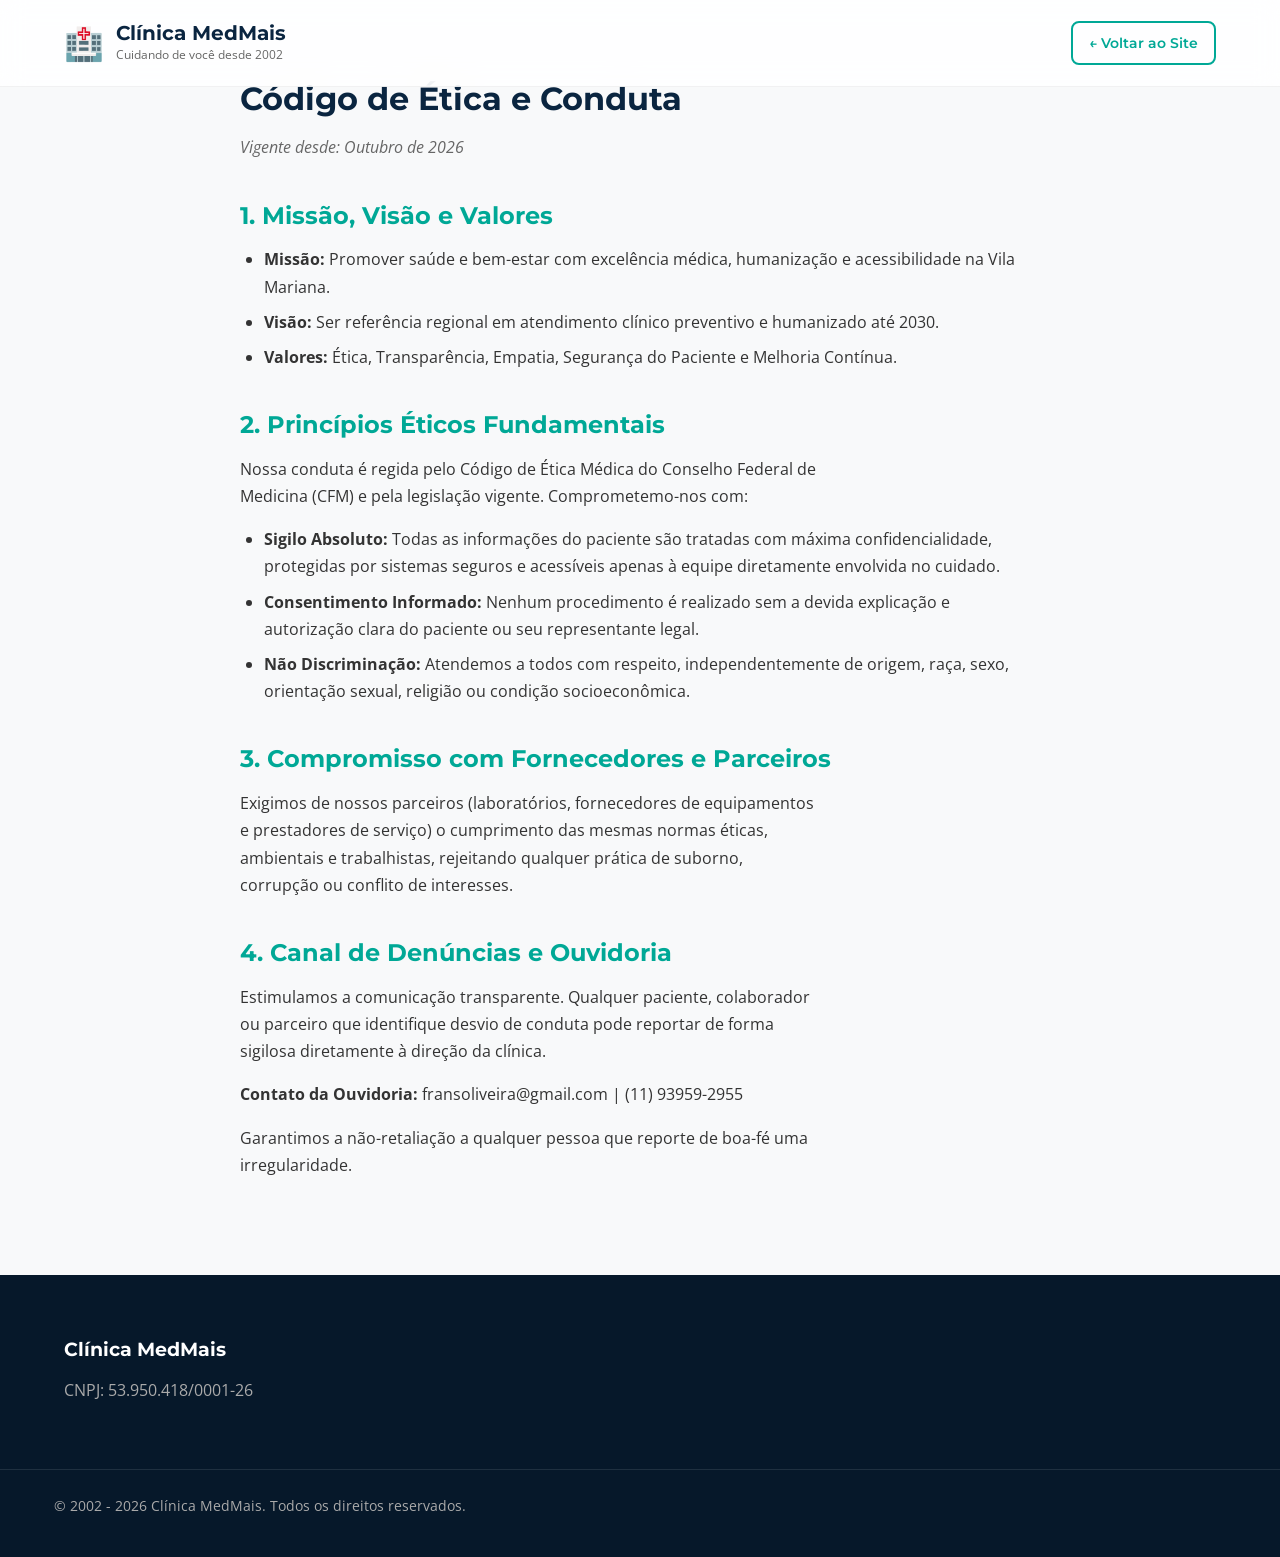
<file: codigo-etica.html>
<!DOCTYPE html>
<html lang="pt-BR">
<head>
    <meta charset="UTF-8">
    <meta name="viewport" content="width=device-width, initial-scale=1.0">
    <meta name="robots" content="noindex, follow">
    <title>Código de Ética | Clínica MedMais</title>
    <meta name="description" content="Código de Ética e Conduta da Clínica MedMais. Nossos compromissos com pacientes, fornecedores e a sociedade.">
    <link rel="preconnect" href="https://fonts.googleapis.com">
    <link rel="preconnect" href="https://fonts.gstatic.com" crossorigin>
    <link href="https://fonts.googleapis.com/css2?family=Montserrat:wght@600;700;800&family=Open+Sans:wght@400;600&display=swap" rel="stylesheet">
    <link rel="stylesheet" href="style.css">
</head>
<body>
    <header id="main-header">
        <div class="container header-content">
            <a href="index.html" class="logo" aria-label="Clínica MedMais - Página Inicial">
                <span class="logo-icon" aria-hidden="true">🏥</span>
                <div>
                    <h1>Clínica MedMais</h1>
                    <small>Cuidando de você desde 2002</small>
                </div>
            </a>
            <a href="index.html" class="btn btn-outline btn-sm">← Voltar ao Site</a>
        </div>
    </header>

    <main class="section">
        <div class="container legal-content reveal">
            <h1>Código de Ética e Conduta</h1>
            <p class="last-updated">Vigente desde: Outubro de 2026</p>

            <h2>1. Missão, Visão e Valores</h2>
            <ul>
                <li><strong>Missão:</strong> Promover saúde e bem-estar com excelência médica, humanização e acessibilidade na Vila Mariana.</li>
                <li><strong>Visão:</strong> Ser referência regional em atendimento clínico preventivo e humanizado até 2030.</li>
                <li><strong>Valores:</strong> Ética, Transparência, Empatia, Segurança do Paciente e Melhoria Contínua.</li>
            </ul>

            <h2>2. Princípios Éticos Fundamentais</h2>
            <p>Nossa conduta é regida pelo Código de Ética Médica do Conselho Federal de Medicina (CFM) e pela legislação vigente. Comprometemo-nos com:</p>
            <ul>
                <li><strong>Sigilo Absoluto:</strong> Todas as informações do paciente são tratadas com máxima confidencialidade, protegidas por sistemas seguros e acessíveis apenas à equipe diretamente envolvida no cuidado.</li>
                <li><strong>Consentimento Informado:</strong> Nenhum procedimento é realizado sem a devida explicação e autorização clara do paciente ou seu representante legal.</li>
                <li><strong>Não Discriminação:</strong> Atendemos a todos com respeito, independentemente de origem, raça, sexo, orientação sexual, religião ou condição socioeconômica.</li>
            </ul>

            <h2>3. Compromisso com Fornecedores e Parceiros</h2>
            <p>Exigimos de nossos parceiros (laboratórios, fornecedores de equipamentos e prestadores de serviço) o cumprimento das mesmas normas éticas, ambientais e trabalhistas, rejeitando qualquer prática de suborno, corrupção ou conflito de interesses.</p>

            <h2>4. Canal de Denúncias e Ouvidoria</h2>
            <p>Estimulamos a comunicação transparente. Qualquer paciente, colaborador ou parceiro que identifique desvio de conduta pode reportar de forma sigilosa diretamente à direção da clínica.</p>
            <p><strong>Contato da Ouvidoria:</strong> fransoliveira@gmail.com | (11) 93959-2955</p>
            <p>Garantimos a não-retaliação a qualquer pessoa que reporte de boa-fé uma irregularidade.</p>
        </div>
    </main>

    <footer>
        <div class="container footer-content">
            <div class="footer-col">
                <h3>Clínica MedMais</h3>
                <p>CNPJ: 53.950.418/0001-26</p>
            </div>
        </div>
        <div class="footer-bottom">
            <p>&copy; 2002 - 2026 Clínica MedMais. Todos os direitos reservados.</p>
        </div>
    </footer>
    <script src="script.js"></script>
</body>
</html>
</file>
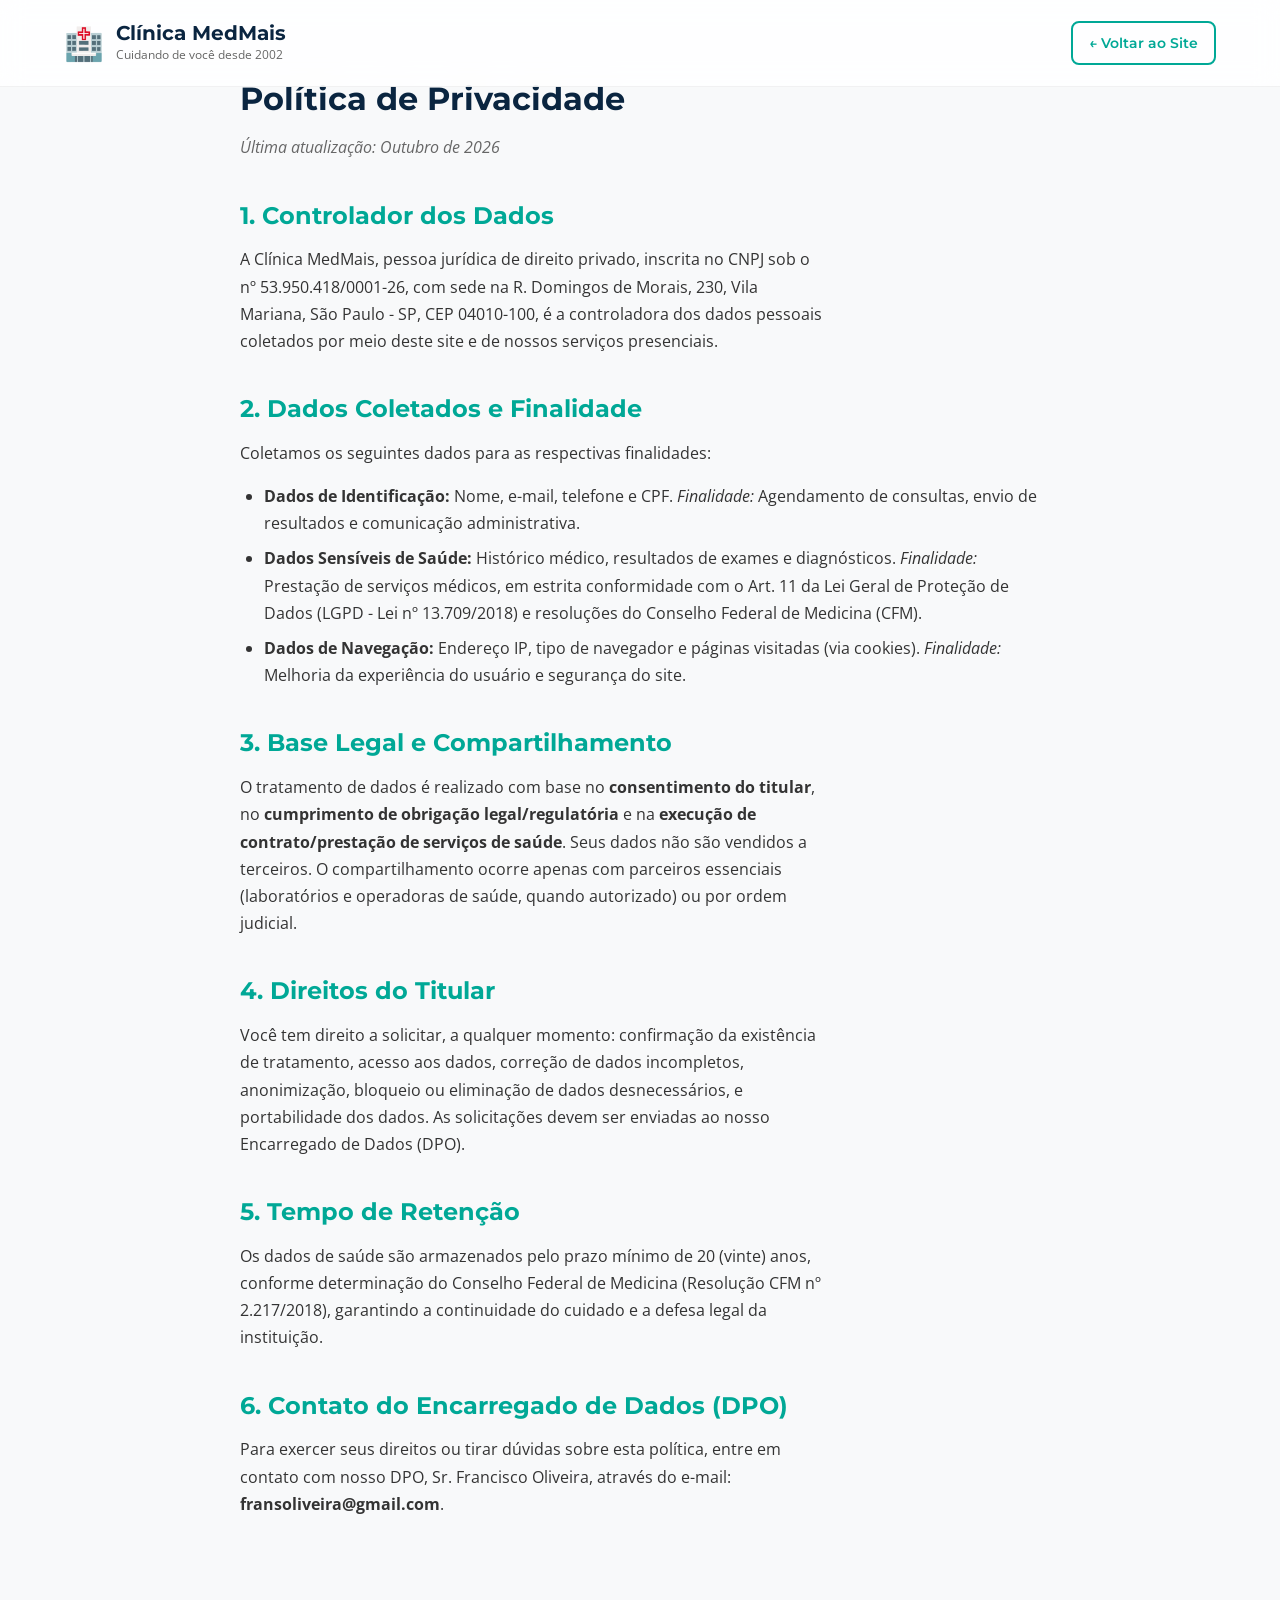
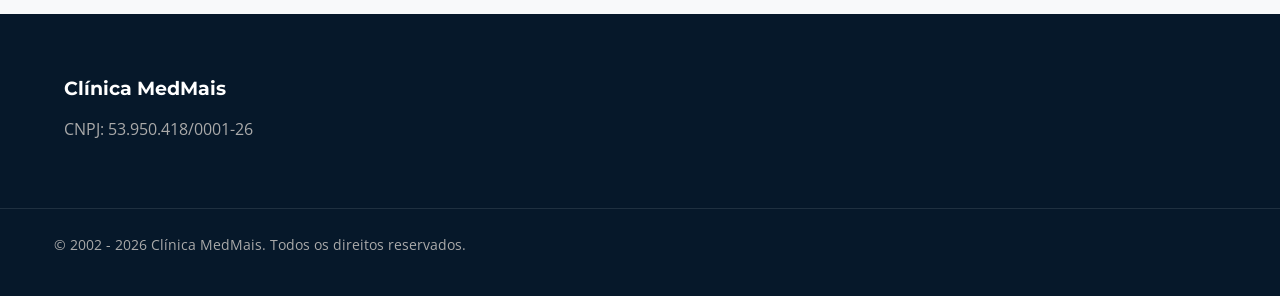
<file: politica-privacidade.html>
<!DOCTYPE html>
<html lang="pt-BR">
<head>
    <meta charset="UTF-8">
    <meta name="viewport" content="width=device-width, initial-scale=1.0">
    <meta name="robots" content="noindex, follow">
    <title>Política de Privacidade | Clínica MedMais</title>
    <meta name="description" content="Política de Privacidade da Clínica MedMais, em estrita conformidade com a LGPD. Saiba como protegemos seus dados sensíveis de saúde.">
    <link rel="preconnect" href="https://fonts.googleapis.com">
    <link rel="preconnect" href="https://fonts.gstatic.com" crossorigin>
    <link href="https://fonts.googleapis.com/css2?family=Montserrat:wght@600;700;800&family=Open+Sans:wght@400;600&display=swap" rel="stylesheet">
    <link rel="stylesheet" href="style.css">
</head>
<body>
    <header id="main-header">
        <div class="container header-content">
            <a href="index.html" class="logo" aria-label="Clínica MedMais - Página Inicial">
                <span class="logo-icon" aria-hidden="true">🏥</span>
                <div>
                    <h1>Clínica MedMais</h1>
                    <small>Cuidando de você desde 2002</small>
                </div>
            </a>
            <a href="index.html" class="btn btn-outline btn-sm">← Voltar ao Site</a>
        </div>
    </header>

    <main class="section">
        <div class="container legal-content reveal">
            <h1>Política de Privacidade</h1>
            <p class="last-updated">Última atualização: Outubro de 2026</p>

            <h2>1. Controlador dos Dados</h2>
            <p>A Clínica MedMais, pessoa jurídica de direito privado, inscrita no CNPJ sob o nº 53.950.418/0001-26, com sede na R. Domingos de Morais, 230, Vila Mariana, São Paulo - SP, CEP 04010-100, é a controladora dos dados pessoais coletados por meio deste site e de nossos serviços presenciais.</p>

            <h2>2. Dados Coletados e Finalidade</h2>
            <p>Coletamos os seguintes dados para as respectivas finalidades:</p>
            <ul>
                <li><strong>Dados de Identificação:</strong> Nome, e-mail, telefone e CPF. <em>Finalidade:</em> Agendamento de consultas, envio de resultados e comunicação administrativa.</li>
                <li><strong>Dados Sensíveis de Saúde:</strong> Histórico médico, resultados de exames e diagnósticos. <em>Finalidade:</em> Prestação de serviços médicos, em estrita conformidade com o Art. 11 da Lei Geral de Proteção de Dados (LGPD - Lei nº 13.709/2018) e resoluções do Conselho Federal de Medicina (CFM).</li>
                <li><strong>Dados de Navegação:</strong> Endereço IP, tipo de navegador e páginas visitadas (via cookies). <em>Finalidade:</em> Melhoria da experiência do usuário e segurança do site.</li>
            </ul>

            <h2>3. Base Legal e Compartilhamento</h2>
            <p>O tratamento de dados é realizado com base no <strong>consentimento do titular</strong>, no <strong>cumprimento de obrigação legal/regulatória</strong> e na <strong>execução de contrato/prestação de serviços de saúde</strong>. Seus dados não são vendidos a terceiros. O compartilhamento ocorre apenas com parceiros essenciais (laboratórios e operadoras de saúde, quando autorizado) ou por ordem judicial.</p>

            <h2>4. Direitos do Titular</h2>
            <p>Você tem direito a solicitar, a qualquer momento: confirmação da existência de tratamento, acesso aos dados, correção de dados incompletos, anonimização, bloqueio ou eliminação de dados desnecessários, e portabilidade dos dados. As solicitações devem ser enviadas ao nosso Encarregado de Dados (DPO).</p>

            <h2>5. Tempo de Retenção</h2>
            <p>Os dados de saúde são armazenados pelo prazo mínimo de 20 (vinte) anos, conforme determinação do Conselho Federal de Medicina (Resolução CFM nº 2.217/2018), garantindo a continuidade do cuidado e a defesa legal da instituição.</p>

            <h2>6. Contato do Encarregado de Dados (DPO)</h2>
            <p>Para exercer seus direitos ou tirar dúvidas sobre esta política, entre em contato com nosso DPO, Sr. Francisco Oliveira, através do e-mail: <strong>fransoliveira@gmail.com</strong>.</p>
        </div>
    </main>

    <footer>
        <div class="container footer-content">
            <div class="footer-col">
                <h3>Clínica MedMais</h3>
                <p>CNPJ: 53.950.418/0001-26</p>
            </div>
        </div>
        <div class="footer-bottom">
            <p>&copy; 2002 - 2026 Clínica MedMais. Todos os direitos reservados.</p>
        </div>
    </footer>
    <script src="script.js"></script>
</body>
</html>
</file>
<file: style.css>
/* =======================================================================
   1. VARIÁVEIS E RESET (Design System)
   ======================================================================= */
:root {
    --primary: #0A2540;
    --primary-dark: #06182a;
    --secondary: #00A896;
    --secondary-dark: #008f80;
    --accent: #F4A261;
    --bg-light: #F8F9FA;
    --bg-dark: #121212;
    --surface-dark: #1E1E1E;
    --text-light: #333333;
    --text-muted: #666666;
    --text-dark: #E0E0E0;
    --white: #FFFFFF;
    --shadow-sm: 0 2px 8px rgba(0,0,0,0.05);
    --shadow-md: 0 8px 24px rgba(0,0,0,0.08);
    --shadow-lg: 0 16px 48px rgba(0,0,0,0.12);
    --transition: all 0.3s cubic-bezier(0.4, 0, 0.2, 1);
    --max-width: 65ch;
    --radius: 12px;
}

[data-theme="dark"] {
    --bg-light: var(--bg-dark);
    --text-light: var(--text-dark);
    --text-muted: #A0A0A0;
    --white: var(--surface-dark);
    --shadow-sm: 0 2px 8px rgba(0,0,0,0.3);
    --shadow-md: 0 8px 24px rgba(0,0,0,0.4);
}

*, *::before, *::after {
    margin: 0;
    padding: 0;
    box-sizing: border-box;
}

html {
    scroll-behavior: smooth;
    font-size: 16px;
}

body {
    font-family: 'Open Sans', sans-serif;
    background-color: var(--bg-light);
    color: var(--text-light);
    line-height: 1.7;
    transition: background-color 0.3s ease, color 0.3s ease;
    -webkit-font-smoothing: antialiased;
}

/* Acessibilidade: Foco visível */
:focus-visible {
    outline: 3px solid var(--secondary);
    outline-offset: 2px;
}

h1, h2, h3, h4 {
    font-family: 'Montserrat', sans-serif;
    font-weight: 700;
    line-height: 1.2;
    margin-bottom: 1rem;
    color: var(--primary);
}

[data-theme="dark"] h1, [data-theme="dark"] h2, [data-theme="dark"] h3, [data-theme="dark"] h4 {
    color: var(--white);
}

p {
    max-width: var(--max-width);
    margin-bottom: 1rem;
}

a {
    text-decoration: none;
    color: inherit;
    transition: var(--transition);
}

img {
    max-width: 100%;
    height: auto;
    display: block;
}

.container {
    width: 90%;
    max-width: 1200px;
    margin: 0 auto;
}

/* =======================================================================
   2. COMPONENTES
   ======================================================================= */
.btn {
    display: inline-flex;
    align-items: center;
    justify-content: center;
    padding: 0.8rem 1.5rem;
    border-radius: 8px;
    font-weight: 600;
    font-family: 'Montserrat', sans-serif;
    cursor: pointer;
    border: 2px solid transparent;
    transition: var(--transition);
    text-align: center;
    gap: 0.5rem;
}

.btn-primary {
    background-color: var(--secondary);
    color: var(--white);
}

.btn-primary:hover {
    background-color: var(--secondary-dark);
    transform: translateY(-2px);
    box-shadow: var(--shadow-md);
}

.btn-outline {
    border-color: var(--secondary);
    color: var(--secondary);
    background: transparent;
}

.btn-outline:hover {
    background-color: var(--secondary);
    color: var(--white);
}

.btn-large {
    padding: 1rem 2rem;
    font-size: clamp(1rem, 2vw, 1.1rem);
}

.btn-full { width: 100%; }
.btn-sm { padding: 0.5rem 1rem; font-size: 0.9rem; }

.section { padding: clamp(3rem, 8vw, 5rem) 0; }
.bg-light { background-color: var(--bg-light); }
.bg-dark { background-color: var(--primary); color: var(--white); }
.text-light { color: var(--white); }
.text-accent { color: var(--accent); }

.section-header {
    text-align: center;
    margin-bottom: 3rem;
}

.section-tag {
    display: inline-block;
    color: var(--secondary);
    font-weight: 700;
    text-transform: uppercase;
    letter-spacing: 1.5px;
    font-size: 0.85rem;
    margin-bottom: 0.5rem;
}

/* =======================================================================
   3. HEADER & NAV
   ======================================================================= */
#main-header {
    position: fixed;
    top: 0;
    width: 100%;
    z-index: 1000;
    background: rgba(255, 255, 255, 0.85);
    backdrop-filter: blur(12px);
    -webkit-backdrop-filter: blur(12px);
    border-bottom: 1px solid rgba(0,0,0,0.05);
    transition: var(--transition);
}

[data-theme="dark"] #main-header {
    background: rgba(18, 18, 18, 0.85);
    border-bottom: 1px solid rgba(255,255,255,0.05);
}

#main-header.scrolled {
    box-shadow: var(--shadow-sm);
}

.header-content {
    display: flex;
    justify-content: space-between;
    align-items: center;
    padding: 1rem 0;
}

.logo {
    display: flex;
    align-items: center;
    gap: 0.75rem;
}

.logo-icon { font-size: 2rem; }
.logo h1 { font-size: 1.25rem; margin: 0; }
.logo small { font-size: 0.75rem; color: var(--text-muted); display: block; }

#main-nav ul {
    display: flex;
    list-style: none;
    gap: 2rem;
}

#main-nav a {
    font-weight: 600;
    font-size: 0.95rem;
    position: relative;
}

#main-nav a::after {
    content: '';
    position: absolute;
    bottom: -4px;
    left: 0;
    width: 0;
    height: 2px;
    background: var(--secondary);
    transition: var(--transition);
}

#main-nav a:hover::after { width: 100%; }

.header-actions {
    display: flex;
    align-items: center;
    gap: 1rem;
}

#theme-toggle {
    background: none;
    border: none;
    font-size: 1.25rem;
    cursor: pointer;
    padding: 0.5rem;
    border-radius: 50%;
    transition: var(--transition);
}

#theme-toggle:hover { background: rgba(0,0,0,0.05); }
[data-theme="dark"] #theme-toggle:hover { background: rgba(255,255,255,0.1); }

.icon-dark { display: none; }
[data-theme="dark"] .icon-light { display: none; }
[data-theme="dark"] .icon-dark { display: inline; }

#mobile-menu-btn {
    display: none;
    background: none;
    border: none;
    font-size: 1.5rem;
    cursor: pointer;
}

/* =======================================================================
   4. HERO SECTION
   ======================================================================= */
.hero {
    position: relative;
    min-height: 95vh;
    display: flex;
    align-items: center;
    background: url('https://images.unsplash.com/photo-1519494026892-80bbd2d6fd0d?w=1600&q=80') center/cover no-repeat;
    color: var(--white);
}

.hero-overlay {
    position: absolute;
    inset: 0;
    background: linear-gradient(135deg, rgba(10, 37, 64, 0.92) 0%, rgba(10, 37, 64, 0.75) 100%);
}

.hero-content {
    position: relative;
    z-index: 2;
    max-width: 700px;
}

.hero-badge {
    display: inline-block;
    background: rgba(255,255,255,0.15);
    padding: 0.5rem 1rem;
    border-radius: 50px;
    font-size: 0.9rem;
    margin-bottom: 1.5rem;
    backdrop-filter: blur(4px);
    border: 1px solid rgba(255,255,255,0.2);
}

.hero h2 {
    font-size: clamp(2.5rem, 6vw, 4rem);
    margin-bottom: 1.5rem;
    color: var(--white);
}

.hero p {
    font-size: clamp(1rem, 2vw, 1.25rem);
    margin-bottom: 2.5rem;
    opacity: 0.9;
    max-width: 60ch;
}

.hero-ctas {
    display: flex;
    gap: 1rem;
    flex-wrap: wrap;
}

/* =======================================================================
   5. SEÇÕES E GRIDS
   ======================================================================= */
.authority-bar {
    background-color: var(--white);
    padding: 2rem 0;
    border-bottom: 1px solid rgba(0,0,0,0.05);
}

[data-theme="dark"] .authority-bar {
    background-color: var(--surface-dark);
    border-bottom: 1px solid rgba(255,255,255,0.05);
}

.authority-grid {
    display: grid;
    grid-template-columns: repeat(auto-fit, minmax(200px, 1fr));
    gap: 2rem;
}

.authority-item {
    display: flex;
    align-items: center;
    gap: 1rem;
}

.authority-icon { font-size: 2rem; }
.authority-item strong { display: block; font-size: 1.1rem; color: var(--primary); }
[data-theme="dark"] .authority-item strong { color: var(--white); }
.authority-item p { margin: 0; font-size: 0.9rem; color: var(--text-muted); }

.grid-2 {
    display: grid;
    grid-template-columns: 1fr 1fr;
    gap: clamp(2rem, 5vw, 4rem);
    align-items: center;
}

.image-wrapper img {
    border-radius: var(--radius);
    box-shadow: var(--shadow-md);
    width: 100%;
    aspect-ratio: 4/3;
    object-fit: cover;
}

.check-list {
    list-style: none;
    margin-top: 1.5rem;
}

.check-list li {
    padding-left: 1.5rem;
    position: relative;
    margin-bottom: 0.75rem;
}

.check-list li::before {
    content: "✓";
    position: absolute;
    left: 0;
    color: var(--secondary);
    font-weight: bold;
}

.services-grid {
    display: grid;
    grid-template-columns: repeat(auto-fit, minmax(260px, 1fr));
    gap: 2rem;
}

.service-card {
    background: var(--white);
    padding: 2rem;
    border-radius: var(--radius);
    box-shadow: var(--shadow-sm);
    transition: var(--transition);
    border-top: 4px solid var(--secondary);
    display: flex;
    flex-direction: column;
}

[data-theme="dark"] .service-card { background: var(--surface-dark); }

.service-card:hover { 
    transform: translateY(-5px); 
    box-shadow: var(--shadow-md);
}

.service-icon { font-size: 2.5rem; margin-bottom: 1rem; }
.service-card h3 { font-size: 1.25rem; margin-bottom: 0.75rem; }
.service-card p { font-size: 0.95rem; color: var(--text-muted); margin-bottom: 1.5rem; flex-grow: 1; }
.price {
    display: block;
    font-weight: 700;
    color: var(--secondary);
    font-size: 1.1rem;
    margin-top: auto;
}

/* =======================================================================
   6. GALERIA & DEPOIMENTOS
   ======================================================================= */
.gallery-grid {
    display: grid;
    grid-template-columns: repeat(auto-fit, minmax(250px, 1fr));
    gap: 1.5rem;
}

.gallery-grid img {
    border-radius: 8px;
    width: 100%;
    aspect-ratio: 3/2;
    object-fit: cover;
    transition: var(--transition);
}

.gallery-grid img:hover { transform: scale(1.03); }

.testimonials-grid {
    display: grid;
    grid-template-columns: repeat(auto-fit, minmax(300px, 1fr));
    gap: 2rem;
}

.testimonial-card {
    background: var(--white);
    padding: 2rem;
    border-radius: var(--radius);
    box-shadow: var(--shadow-sm);
    font-style: italic;
}

[data-theme="dark"] .testimonial-card { background: var(--surface-dark); }

.testimonial-card footer {
    margin-top: 1.5rem;
    font-style: normal;
    font-weight: 700;
    color: var(--secondary);
    font-size: 0.9rem;
}

/* =======================================================================
   7. FAQ (Accordion Moderno)
   ======================================================================= */
.faq-container { max-width: 800px; margin: 0 auto; }

.faq-item {
    border-bottom: 1px solid rgba(0,0,0,0.1);
    margin-bottom: 0.5rem;
}

[data-theme="dark"] .faq-item { border-color: rgba(255,255,255,0.1); }

.faq-question {
    width: 100%;
    text-align: left;
    background: none;
    border: none;
    padding: 1.5rem 0;
    font-size: 1.1rem;
    font-weight: 600;
    font-family: 'Montserrat', sans-serif;
    cursor: pointer;
    display: flex;
    justify-content: space-between;
    align-items: center;
    color: var(--text-light);
    transition: color 0.3s ease;
}

.faq-question:hover { color: var(--secondary); }

.faq-answer {
    display: grid;
    grid-template-rows: 0fr;
    transition: grid-template-rows 0.4s cubic-bezier(0.4, 0, 0.2, 1);
}

.faq-answer > div { overflow: hidden; }

.faq-answer p { 
    padding-bottom: 1.5rem; 
    color: var(--text-muted); 
    margin: 0;
}

.faq-item.active .faq-answer { grid-template-rows: 1fr; }
.faq-item.active .faq-icon { transform: rotate(45deg); }
.faq-icon { 
    transition: transform 0.3s ease; 
    font-size: 1.5rem; 
    color: var(--secondary); 
    flex-shrink: 0;
    margin-left: 1rem;
}

/* =======================================================================
   8. CONTATO & FORMULÁRIO
   ======================================================================= */
.contact-info p { margin-bottom: 0.75rem; }
.social-links { display: flex; gap: 1.5rem; margin-top: 1.5rem; }
.social-links a {
    color: var(--white);
    text-decoration: underline;
    opacity: 0.8;
    font-weight: 600;
}
.social-links a:hover { opacity: 1; color: var(--secondary); }

.contact-form {
    background: var(--white);
    padding: 2.5rem;
    border-radius: var(--radius);
    color: var(--text-light);
    box-shadow: var(--shadow-md);
}

[data-theme="dark"] .contact-form { background: var(--surface-dark); }

.form-group { margin-bottom: 1.5rem; }
.form-group label { display: block; margin-bottom: 0.5rem; font-weight: 600; font-size: 0.9rem; }
.form-group input, .form-group textarea {
    width: 100%;
    padding: 0.9rem;
    border: 1px solid #ddd;
    border-radius: 6px;
    font-family: inherit;
    background: var(--bg-light);
    color: var(--text-light);
    transition: var(--transition);
}

[data-theme="dark"] .form-group input, 
[data-theme="dark"] .form-group textarea {
    border-color: #444;
    background: #2a2a2a;
}

.form-group input:focus, .form-group textarea:focus {
    border-color: var(--secondary);
    outline: none;
    box-shadow: 0 0 0 3px rgba(0, 168, 150, 0.1);
}

.checkbox-group { display: flex; align-items: flex-start; gap: 0.75rem; }
.checkbox-group input { width: auto; margin-top: 0.3rem; }
.checkbox-group label { font-weight: 400; font-size: 0.85rem; line-height: 1.5; }
.checkbox-group a { color: var(--secondary); text-decoration: underline; }

/* Honeypot anti-spam */
.honeypot { display: none !important; }

/* =======================================================================
   9. FOOTER
   ======================================================================= */
footer {
    background-color: var(--primary-dark);
    color: #aaa;
    padding: 4rem 0 0;
}

.footer-content {
    display: grid;
    grid-template-columns: repeat(auto-fit, minmax(200px, 1fr));
    gap: 3rem;
    margin-bottom: 3rem;
}

.footer-col h3, .footer-col h4 { color: var(--white); margin-bottom: 1rem; }
.footer-col ul { list-style: none; }
.footer-col ul li { margin-bottom: 0.5rem; }
.footer-col a:hover { color: var(--secondary); }

.footer-bottom {
    border-top: 1px solid rgba(255,255,255,0.1);
    text-align: center;
    padding: 1.5rem 0;
    font-size: 0.85rem;
}

/* =======================================================================
   10. STICKY MOBILE BAR & FLOATING WHATSAPP
   ======================================================================= */
.sticky-mobile-bar {
    display: none;
    position: fixed;
    bottom: 0;
    left: 0;
    width: 100%;
    background: var(--white);
    box-shadow: 0 -4px 20px rgba(0,0,0,0.1);
    z-index: 998;
    padding: 0.75rem 1rem;
    gap: 1rem;
}

[data-theme="dark"] .sticky-mobile-bar { background: var(--surface-dark); }

.sticky-btn {
    flex: 1;
    text-align: center;
    padding: 0.9rem;
    border-radius: 8px;
    font-weight: 700;
    font-family: 'Montserrat', sans-serif;
}

.call-btn { background: var(--primary); color: var(--white); }
.whatsapp-btn { background: #25D366; color: var(--white); }

.floating-whatsapp {
    position: fixed;
    bottom: 30px;
    right: 30px;
    width: 64px;
    height: 64px;
    background-color: #25D366;
    border-radius: 50%;
    display: flex;
    align-items: center;
    justify-content: center;
    box-shadow: 0 4px 20px rgba(37, 211, 102, 0.4);
    z-index: 9999;
    transition: var(--transition);
    animation: pulse 2s infinite;
}

.floating-whatsapp:hover {
    transform: scale(1.1);
    background-color: #20bd5a;
}

.whatsapp-tooltip {
    position: absolute;
    right: 75px;
    background: var(--primary);
    color: white;
    padding: 0.5rem 1rem;
    border-radius: 6px;
    font-size: 0.85rem;
    font-weight: 600;
    white-space: nowrap;
    opacity: 0;
    pointer-events: none;
    transition: opacity 0.3s ease;
    box-shadow: var(--shadow-sm);
}

.floating-whatsapp:hover .whatsapp-tooltip { opacity: 1; }

@keyframes pulse {
    0% { box-shadow: 0 0 0 0 rgba(37, 211, 102, 0.7); }
    70% { box-shadow: 0 0 0 15px rgba(37, 211, 102, 0); }
    100% { box-shadow: 0 0 0 0 rgba(37, 211, 102, 0); }
}

/* Scroll to Top */
.scroll-top-btn {
    position: fixed;
    bottom: 110px;
    right: 38px;
    width: 45px;
    height: 45px;
    background: var(--primary);
    color: white;
    border: none;
    border-radius: 50%;
    cursor: pointer;
    font-size: 1.2rem;
    z-index: 999;
    opacity: 0;
    pointer-events: none;
    transition: var(--transition);
    box-shadow: var(--shadow-md);
}

.scroll-top-btn.visible {
    opacity: 1;
    pointer-events: all;
}

.scroll-top-btn:hover {
    background: var(--secondary);
    transform: translateY(-3px);
}

/* =======================================================================
   11. COOKIE BANNER
   ======================================================================= */
.cookie-banner {
    position: fixed;
    bottom: 0;
    left: 0;
    width: 100%;
    background: var(--primary);
    color: var(--white);
    padding: 1.5rem 0;
    z-index: 10000;
    transform: translateY(100%);
    transition: transform 0.4s cubic-bezier(0.4, 0, 0.2, 1);
    box-shadow: 0 -4px 20px rgba(0,0,0,0.2);
}

.cookie-banner.show { transform: translateY(0); }

.cookie-content {
    display: flex;
    justify-content: space-between;
    align-items: center;
    gap: 2rem;
    flex-wrap: wrap;
}

.cookie-content p { margin: 0; flex: 1; min-width: 250px; font-size: 0.95rem; }
.cookie-content a { color: var(--accent); text-decoration: underline; }
.cookie-actions { display: flex; gap: 1rem; }

/* =======================================================================
   12. ANIMAÇÕES & UTILITÁRIOS
   ======================================================================= */
.reveal {
    opacity: 0;
    transform: translateY(30px);
    transition: all 0.8s cubic-bezier(0.4, 0, 0.2, 1);
}

.reveal.active {
    opacity: 1;
    transform: translateY(0);
}

.animate-fade-up {
    opacity: 0;
    animation: fadeUp 0.8s ease forwards;
}

.delay-1 { animation-delay: 0.2s; }
.delay-2 { animation-delay: 0.4s; }

@keyframes fadeUp {
    to { opacity: 1; transform: translateY(0); }
}

/* Legal Pages Specific */
.legal-content { max-width: 800px; }
.legal-content h2 { margin-top: 2.5rem; color: var(--secondary); font-size: 1.5rem; }
.legal-content ul { margin-left: 1.5rem; margin-bottom: 1.5rem; }
.legal-content li { margin-bottom: 0.5rem; }
.last-updated { color: var(--text-muted); font-style: italic; margin-bottom: 2rem; }

/* =======================================================================
   13. MEDIA QUERIES
   ======================================================================= */
@media (max-width: 768px) {
    #main-nav, .desktop-cta { display: none; }
    #mobile-menu-btn { display: block; }
    
    .grid-2 { grid-template-columns: 1fr; gap: 2rem; }
    
    .sticky-mobile-bar { display: flex; }
    .floating-whatsapp { 
        bottom: 90px; 
        right: 20px;
        width: 56px;
        height: 56px;
    }
    .scroll-top-btn {
        bottom: 160px;
        right: 28px;
        width: 40px;
        height: 40px;
    }
    .whatsapp-tooltip { display: none; } /* Esconde tooltip no mobile para não atrapalhar */
    
    .cookie-content { flex-direction: column; text-align: center; }
    .cookie-actions { width: 100%; justify-content: center; }
    .cookie-actions .btn { flex: 1; }
}

/* Mobile Menu Overlay */
.mobile-menu {
    position: fixed;
    inset: 0;
    background: var(--white);
    z-index: 2000;
    display: flex;
    flex-direction: column;
    align-items: center;
    justify-content: center;
    transform: translateX(100%);
    transition: transform 0.3s cubic-bezier(0.4, 0, 0.2, 1);
}

[data-theme="dark"] .mobile-menu { background: var(--bg-dark); }

.mobile-menu.active { transform: translateX(0); }

.mobile-menu ul { list-style: none; text-align: center; }
.mobile-menu li { margin: 1.5rem 0; }
.mobile-menu a { font-size: 1.5rem; font-weight: 700; font-family: 'Montserrat', sans-serif; }

#close-menu {
    position: absolute;
    top: 1.5rem;
    right: 1.5rem;
    background: none;
    border: none;
    font-size: 2rem;
    cursor: pointer;
    color: var(--text-light);
    padding: 0.5rem;
}
</file>
